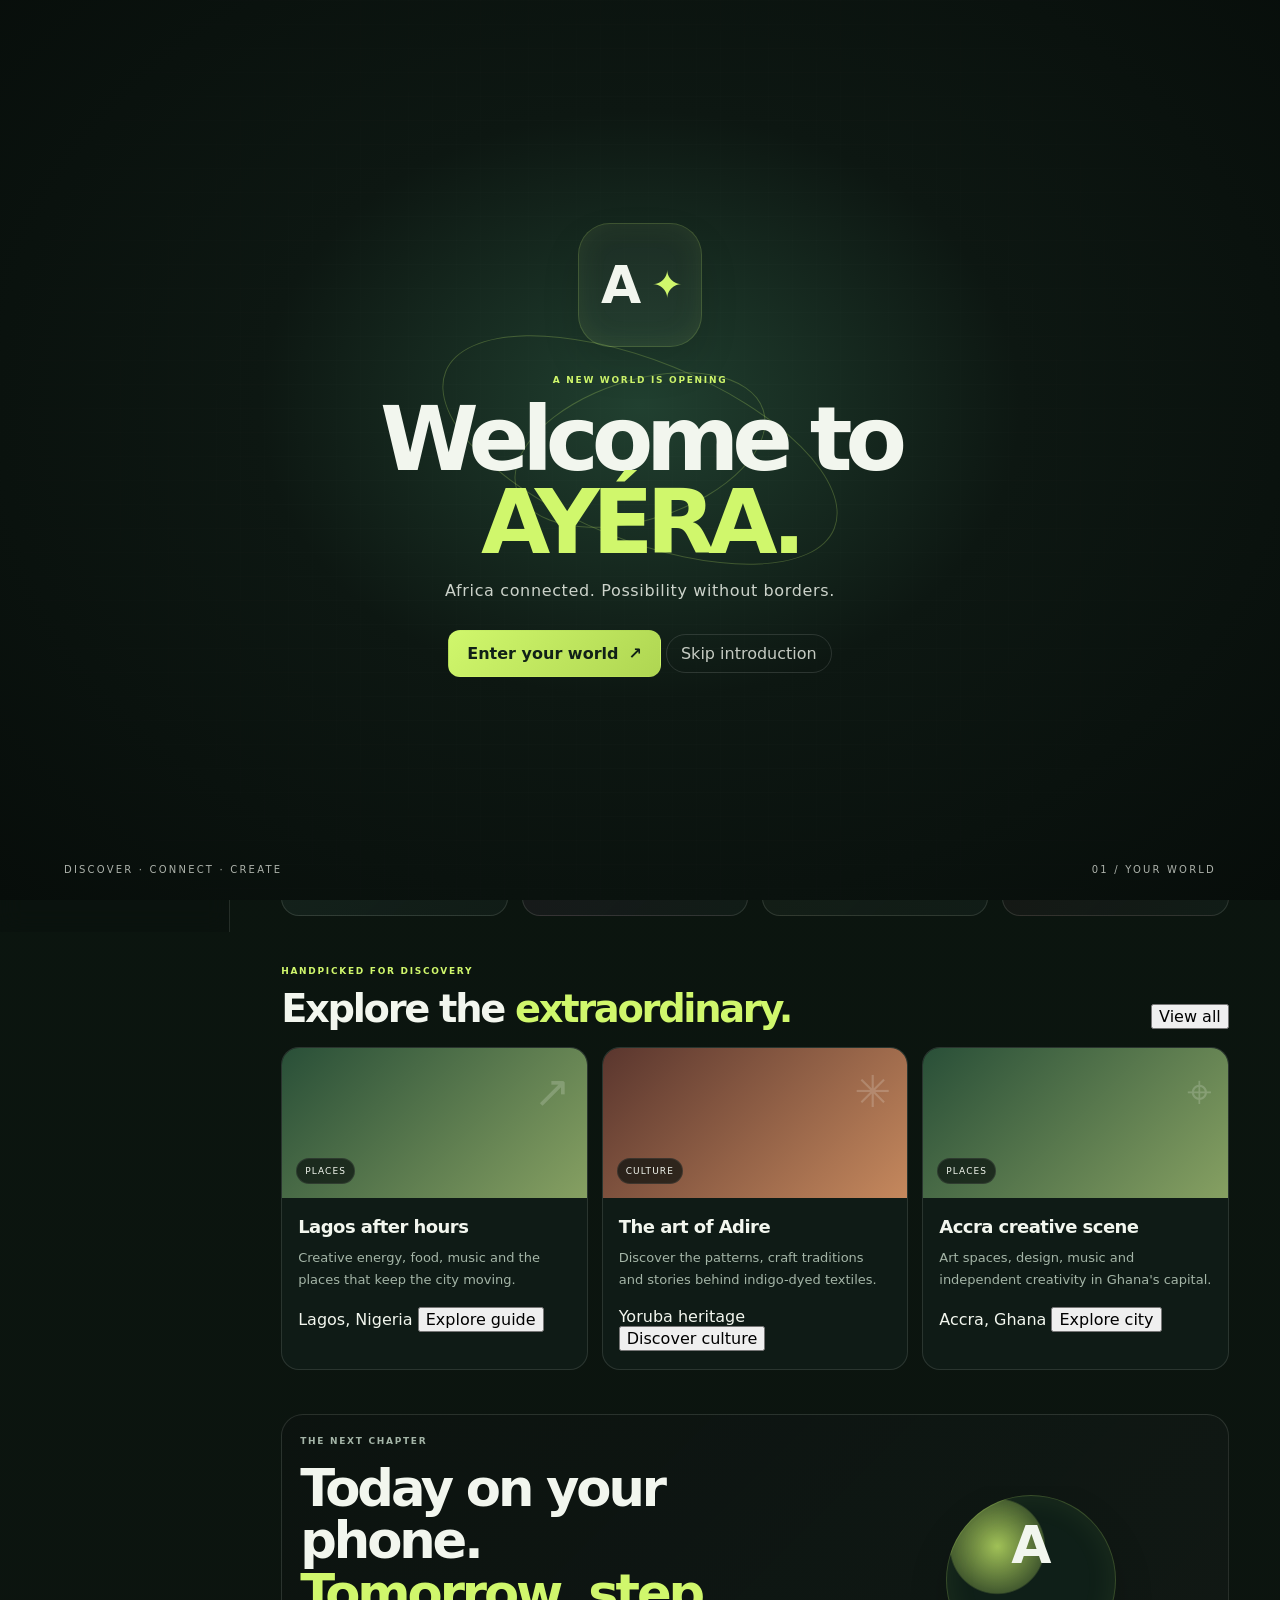
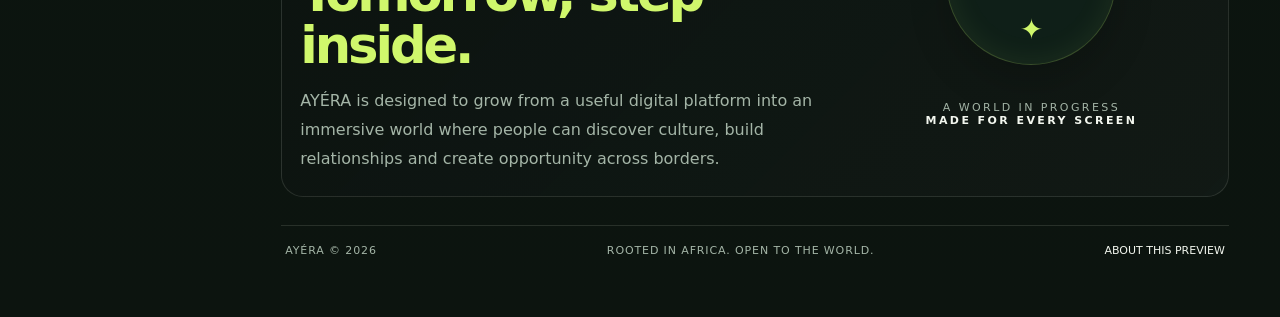
<file: index.html>
<!doctype html>
<html lang="en">
<head>
  <meta charset="utf-8">
  <meta name="viewport" content="width=device-width, initial-scale=1">
  <meta name="theme-color" content="#0a120e">
  <meta name="description" content="AYÉRA — a connected digital world for Africa. Discover, connect, create and grow.">
  <title>AYÉRA — Your Digital World</title>
  <link rel="stylesheet" href="styles.css">
</head>
<body>
  <div class="prototype-banner" role="note">Prototype preview • curated concept experience</div>

  <div class="intro" id="intro" aria-label="AYÉRA introduction">
    <div class="intro-grain"></div>
    <div class="intro-content">
      <div class="intro-symbol">A<span>✦</span></div>
      <p class="eyebrow">A NEW WORLD IS OPENING</p>
      <h1>Welcome to<br><em>AYÉRA.</em></h1>
      <p class="intro-line">Africa connected. Possibility without borders.</p>
      <button class="button button-lime" id="enterButton">Enter your world <span>↗</span></button>
      <button class="skip-intro" id="skipIntro">Skip introduction</button>
    </div>
    <div class="intro-orbit orbit-a"></div><div class="intro-orbit orbit-b"></div>
    <div class="intro-foot"><span>DISCOVER · CONNECT · CREATE</span><span>01 / YOUR WORLD</span></div>
  </div>

  <div class="app" id="app">
    <aside class="sidebar">
      <a class="brand" href="#home"><span class="brand-icon">A</span><span>AYÉRA<small>YOUR DIGITAL WORLD</small></span></a>
      <div class="side-label">YOUR SPACE</div>
      <button class="side-link active" data-view="home"><span>⌂</span> Home</button>
      <button class="side-link" data-view="discover"><span>⌕</span> Discover <i>NEW</i></button>
      <button class="side-link" data-view="connect"><span>◎</span> Connect</button>
      <button class="side-link" data-view="market"><span>◇</span> Marketplace</button>
      <button class="side-link" data-view="create"><span>✳</span> Create</button>
      <button class="side-link" data-view="opportunities"><span>↗</span> Opportunities</button>
      <div class="side-label side-label-lower">LOOKING AHEAD</div>
      <button class="side-link" data-view="world"><span>◉</span> Immersive world <small>SOON</small></button>
      <div class="sidebar-bottom">
        <div class="mini-profile"><div class="profile-avatar">Y</div><div><strong>Your AYÉRA</strong><small>Personal space</small></div><span>···</span></div>
        <p>Built for possibility.<br><span>Rooted in Africa.</span></p>
      </div>
    </aside>

    <main class="main-content">
      <header class="mobile-header">
        <a class="brand" href="#home"><span class="brand-icon">A</span><span>AYÉRA<small>YOUR DIGITAL WORLD</small></span></a>
        <button class="mobile-menu" id="mobileMenu" aria-label="Toggle navigation">☰</button>
      </header>
      <header class="topbar">
        <div><p class="date-label" id="dateLabel">YOUR WORLD, YOUR WAY</p><p class="topbar-title">Good things start <em>here.</em></p></div>
        <div class="top-actions"><button class="search-shortcut" id="topSearch">⌕ <span>Search AYÉRA</span><kbd>/</kbd></button><button class="notification-btn" id="notifications" aria-label="Notifications">◎</button></div>
      </header>

      <section class="view active-view" id="view-home">
        <section class="welcome-panel">
          <div class="welcome-copy"><p class="eyebrow"><span class="pulse"></span> YOUR DIGITAL AFRICA</p><h1>One world.<br><em>Many possibilities.</em></h1><p>Discover places, meet people, find opportunities and create something that belongs to the next chapter of Africa.</p><div class="welcome-actions"><button class="button button-lime" data-go="discover">Explore the world <span>↗</span></button><button class="button button-dark" data-go="create">Build something</button></div></div>
          <div class="welcome-visual" aria-label="Abstract digital globe illustration"><div class="planet-ring ring-1"></div><div class="planet-ring ring-2"></div><div class="planet"><span>AFRICA</span></div></div>
          <div class="welcome-foot"><span>DISCOVER WHAT'S OUT THERE</span><span>01 — 06 <b>● ○ ○ ○ ○ ○</b></span></div>
        </section>

        <section class="section-block">
          <div class="section-heading"><div><p class="eyebrow">YOUR STARTING POINT</p><h2>What brings you <em>here?</em></h2></div><p class="muted">Choose a path. The world is yours to explore.</p></div>
          <div class="service-grid">
            <button class="service-card service-discover" data-go="discover"><span class="service-icon">⌕</span><span class="service-arrow">↗</span><strong>Discover</strong><small>Places, culture and creative energy.</small></button>
            <button class="service-card service-connect" data-go="connect"><span class="service-icon">◎</span><span class="service-arrow">↗</span><strong>Connect</strong><small>People, communities and future conversations.</small></button>
            <button class="service-card service-market" data-go="market"><span class="service-icon">◇</span><span class="service-arrow">↗</span><strong>Marketplace</strong><small>Discover African businesses and makers.</small></button>
            <button class="service-card service-create" data-go="create"><span class="service-icon">✳</span><span class="service-arrow">↗</span><strong>Create</strong><small>Share stories, ideas and creative work.</small></button>
          </div>
        </section>

        <section class="section-block discover-preview" id="featured">
          <div class="section-heading"><div><p class="eyebrow">HANDPICKED FOR DISCOVERY</p><h2>Explore the <em>extraordinary.</em></h2></div><button class="text-button" data-go="discover">View all</button></div>
          <div class="feature-grid" id="featuredGrid"></div>
        </section>

        <section class="future-panel">
          <div class="future-copy"><p class="eyebrow">THE NEXT CHAPTER</p><h2>Today on your phone.<br><em>Tomorrow, step inside.</em></h2><p>AYÉRA is designed to grow from a useful digital platform into an immersive world where people can discover culture, build relationships and create opportunity across borders.</p></div>
          <div class="future-art"><div class="future-circle">A<span>✦</span></div><div class="future-caption">A WORLD IN PROGRESS<br><b>MADE FOR EVERY SCREEN</b></div></div>
        </section>
        <footer><span>AYÉRA © 2026</span><span>Rooted in Africa. Open to the world.</span><button id="aboutButton">About this preview</button></footer>
      </section>

      <section class="view" id="view-discover">
        <div class="page-intro"><p class="eyebrow">THE DISCOVERY HUB</p><h1>Find your next <em>something.</em></h1><p>Places, cultures, creators and ideas worth discovering.</p></div>
        <div class="large-search"><span>⌕</span><input id="discoverSearch" type="search" placeholder="Search places, culture, creators…" autocomplete="off"><kbd>/</kbd></div>
        <div class="filters" id="discoverFilters"><button class="filter active" data-filter="All">Everything</button><button class="filter" data-filter="Places">Places</button><button class="filter" data-filter="Culture">Culture</button><button class="filter" data-filter="Creators">Creators</button><button class="filter" data-filter="Stories">Stories</button><button class="filter" data-filter="Opportunities">Opportunities</button></div>
        <div class="feature-grid full-grid" id="discoverGrid"></div><p class="empty-state" id="discoverEmpty" hidden>No results found. Try a different search.</p>
      </section>

      <section class="view" id="view-connect">
        <div class="page-intro"><p class="eyebrow">PEOPLE & COMMUNITY</p><h1>Good things happen <em>together.</em></h1><p>A future home for shared interests, local communities and meaningful connection.</p></div>
        <div class="notice-panel"><span class="notice-icon">◎</span><div><strong>Connection is on the roadmap</strong><p>This preview shows the direction. Real profiles, following, chat and community features will be added in a later build.</p></div></div>
        <div class="community-grid"><article class="community-card"><span>✳</span><p class="eyebrow">CULTURE & CREATIVITY</p><h3>Creative Africa</h3><p>Artists, designers, storytellers and people building culture together.</p></article><article class="community-card"><span>◈</span><p class="eyebrow">THE INVISIBLE NETWORK</p><h3>Local communities</h3><p>Future communities that support shared interests and local discovery.</p></article><article class="community-card"><span>✦</span><p class="eyebrow">MOVEMENT</p><h3>Ideas in motion</h3><p>Conversation, collaboration and exchange across cities and communities.</p></article></div>
      </section>

      <section class="view" id="view-market">
        <div class="page-intro"><p class="eyebrow">TRADE & DISCOVER</p><h1>Ideas become <em>opportunity.</em></h1><p>A place to discover African businesses, independent makers and services.</p></div>
        <div class="market-hero"><div><p class="eyebrow">SUPPORT WHAT'S MADE HERE</p><h2>Meet the makers.<br><em>Find something meaningful.</em></h2><p>Explore a future marketplace built to help people discover independent goods, services and cultural work from across the continent.</p></div><div class="market-badge">Preview concept</div></div>
        <div class="section-heading compact-heading"><h2>Marketplace <em>categories</em></h2><span class="muted">Concept preview</span></div>
        <div class="category-grid"><button data-toast="Verified product listings will be added when marketplace services are connected."><span>◈</span><strong>Fashion & craft</strong><small>Textiles, design and handmade goods.</small></button><button data-toast="Local services and creator work are still being curated for this preview."><span>◎</span><strong>Services</strong><small>Design, media, learning and digital support.</small></button><button data-toast="Future commerce tools will be connected when the next product layer is ready."><span>◇</span><strong>Commerce</strong><small>Independent makers and community-backed products.</small></button></div>
      </section>

      <section class="view" id="view-create">
        <div class="page-intro"><p class="eyebrow">YOUR VOICE, YOUR VISION</p><h1>Make something <em>matter.</em></h1><p>AYÉRA should be a place where African creativity can be seen, shared and sustained.</p></div>
        <div class="create-grid"><div class="create-main"><span class="create-symbol">✳</span><p class="eyebrow">CREATOR STUDIO · CONCEPT</p><h2>Your next idea deserves <em>a place.</em></h2><p>Whether it is a piece of writing, a product, a visual story or a digital community, AYÉRA envisions a respectful home for creative expression.</p><button class="button button-lime" data-toast="Creator publishing tools are planned for a future build.">Start a concept</button></div><div class="create-side"><article><span>✦</span><h3>Storytelling</h3><p>Document culture, cities and lived experience.</p></article><article><span>◉</span><h3>Media</h3><p>Showcase photography, film, design and original work.</p></article><article><span>↗</span><h3>Growth</h3><p>Build audiences, collaborations and opportunities.</p></article></div></div>
      </section>

      <section class="view" id="view-opportunities">
        <div class="page-intro"><p class="eyebrow">LEARN · BUILD · GROW</p><h1>Open doors to <em>what's next.</em></h1><p>A future hub for learning, collaboration and business opportunities.</p></div>
        <div class="opportunity-grid"><article><span>↗</span><p class="eyebrow">SKILLS</p><h3>Digital skills</h3><p>Find learning paths to build confidence with modern digital tools.</p><button data-toast="Learning pathways and course listings are planned for the next build.">Explore</button></article><article><span>◎</span><p class="eyebrow">COMMUNITY</p><h3>Shared projects</h3><p>Find collaborators, creative communities and opportunity.</p><button data-toast="Community matching is planned for the next product layer.">Join the conversation</button></article><article><span>✳</span><p class="eyebrow">GROWTH</p><h3>Launch support</h3><p>Support makers, founders and creative teams from start to scale.</p><button data-toast="Business discovery and onboarding tools are still in the roadmap.">See roadmap</button></article></div>
      </section>

      <section class="view" id="view-world">
        <div class="page-intro"><p class="eyebrow">THE LONG-TERM VISION</p><h1>Don't just browse a world.<br><em>Step inside it.</em></h1><p>AYÉRA starts on screens people already own and can evolve into a richer digital environment over time.</p></div>
        <div class="world-roadmap"><div class="roadmap-stage active"><span>01</span><div><p class="eyebrow">NOW</p><h3>One connected digital hub</h3><p>Discovery, community concepts, creative tools and digital storytelling.</p></div></div><div class="roadmap-stage"><span>02</span><div><p class="eyebrow">NEXT</p><h3>Verified content and accounts</h3><p>Real creator profiles, trusted listings and secure participation.</p></div></div><div class="roadmap-stage"><span>03</span><div><p class="eyebrow">LATER</p><h3>Immersive experiences</h3><p>3D spaces, spatial discovery and richer participation on compatible devices.</p></div></div></div>
        <div class="notice-panel"><span class="notice-icon">◉</span><div><strong>VR is a direction, not a requirement.</strong><p>People should be able to participate through accessible devices, mobile screens and lightweight experiences first.</p></div></div>
      </section>
    </main>

    <nav class="mobile-nav" aria-label="Mobile navigation"><button class="active" data-view="home"><span>⌂</span>Home</button><button data-view="discover"><span>⌕</span>Discover</button><button data-view="connect"><span>◎</span>Connect</button><button data-view="market"><span>◇</span>Market</button><button data-view="create"><span>✳</span>Create</button></nav>
  </div>

  <div class="toast" id="toast" role="status" aria-live="polite"></div>
  <dialog id="aboutDialog"><div class="dialog-inner"><button class="dialog-close" id="closeDialog" aria-label="Close">×</button><p class="eyebrow">ABOUT THIS BUILD</p><h2>AYÉRA is a <em>prototype</em> for exploring an African digital world.</h2><p>This concept is meant to demonstrate a direction for discovery, connection, creative work and opportunity — not a live production platform. Verified listings, accounts and community systems are planned for later.</p><button class="button button-lime" id="dialogOkay">Understood</button></div></dialog>
  <script src="app.js"></script>
</body>
</html>
</file>
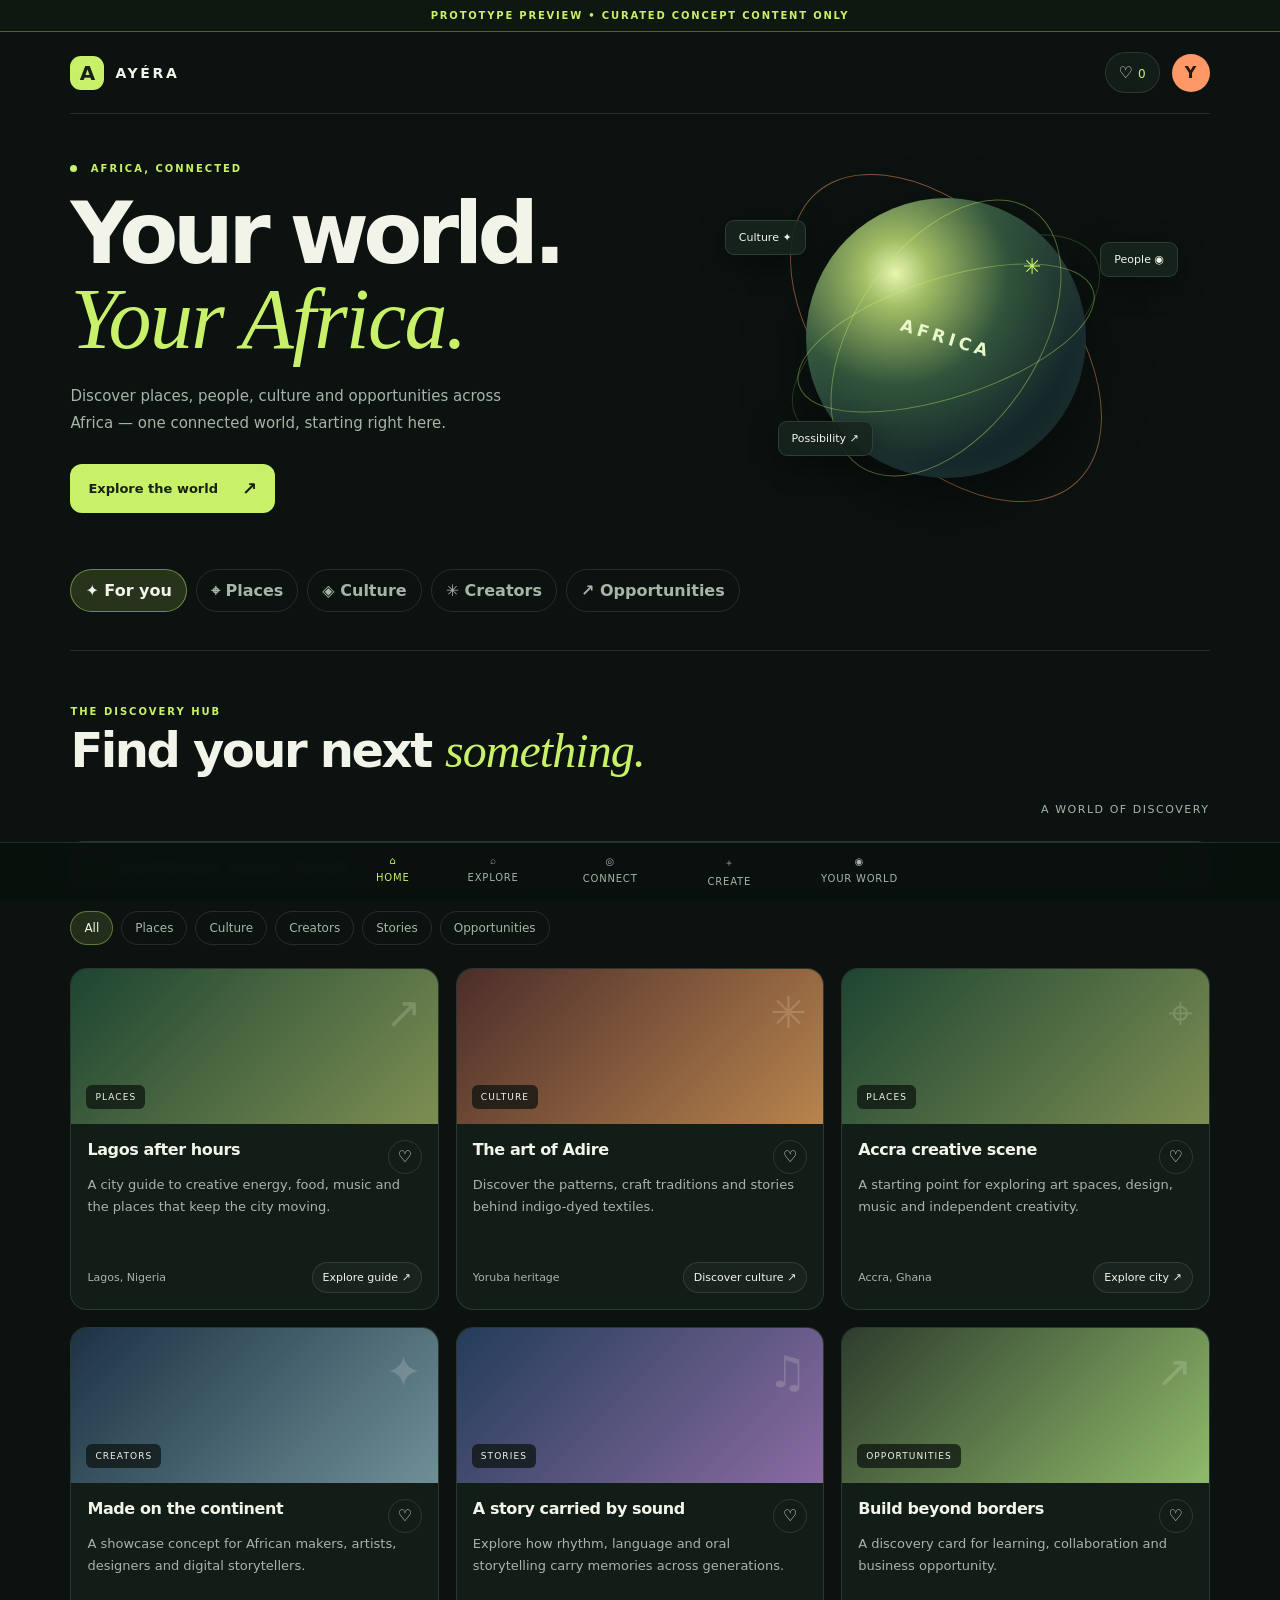
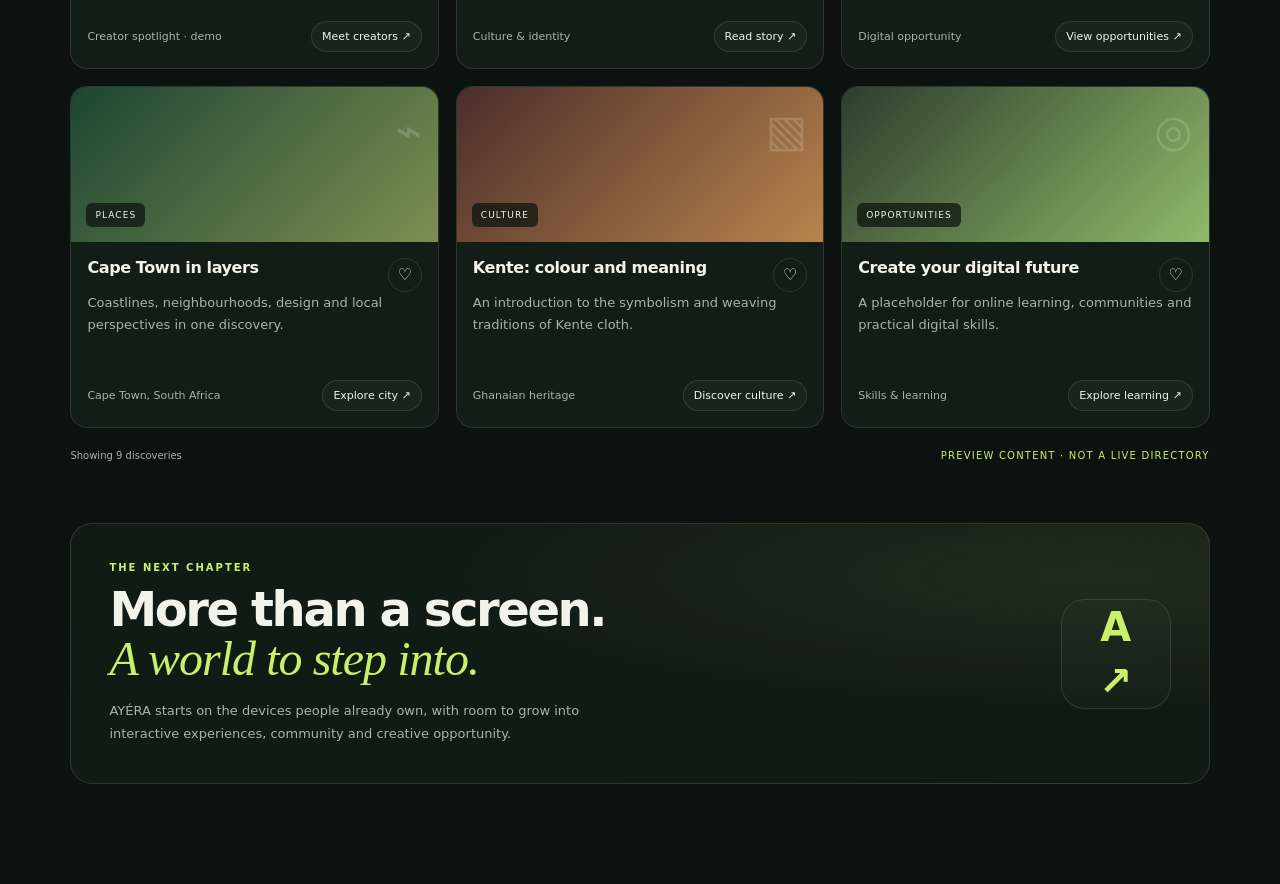
<file: ayéra-hub.html>
<!doctype html>
<html lang="en">
<head>
  <meta charset="utf-8">
  <meta name="viewport" content="width=device-width, initial-scale=1">
  <meta name="theme-color" content="#101b16">
  <title>AYÉRA — Discover Africa</title>
  <link rel="stylesheet" href="ayéra-hub.css">
</head>
<body>
  <div class="prototype-banner" role="note">Prototype preview • curated concept content only</div>

  <div class="app-shell">
    <header class="topbar">
      <a class="brand" href="#" aria-label="Ayera home">
        <span class="brand-mark">A</span><span>AYÉRA</span>
      </a>
      <div class="topbar-actions">
        <button class="icon-btn" id="savedToggle" aria-label="Show saved items" title="Saved items">♡ <span id="savedCount">0</span></button>
        <button class="avatar" aria-label="Your profile">Y</button>
      </div>
    </header>

    <main>
      <section class="hero">
        <div class="hero-copy">
          <p class="eyebrow"><span class="live-dot"></span> AFRICA, CONNECTED</p>
          <h1>Your world.<br><em>Your Africa.</em></h1>
          <p class="hero-subtitle">Discover places, people, culture and opportunities across Africa — one connected world, starting right here.</p>
          <a class="primary-btn" href="#discover">Explore the world <span aria-hidden="true">↗</span></a>
        </div>
        <div class="hero-art" aria-hidden="true">
          <div class="orbit orbit-one"></div><div class="orbit orbit-two"></div>
          <div class="globe"><span>AFRICA</span><i>✳</i></div>
          <span class="float-tag tag-one">Culture ✦</span>
          <span class="float-tag tag-two">People ◉</span>
          <span class="float-tag tag-three">Possibility ↗</span>
        </div>
      </section>

      <section class="quick-links" aria-label="Explore categories">
        <button class="quick-link active" data-category="All"><span>✦</span> For you</button>
        <button class="quick-link" data-category="Places"><span>⌖</span> Places</button>
        <button class="quick-link" data-category="Culture"><span>◈</span> Culture</button>
        <button class="quick-link" data-category="Creators"><span>✳</span> Creators</button>
        <button class="quick-link" data-category="Opportunities"><span>↗</span> Opportunities</button>
      </section>

      <section class="discover-section" id="discover">
        <div class="section-heading">
          <div><p class="eyebrow">THE DISCOVERY HUB</p><h2>Find your next <em>something.</em></h2></div>
          <span class="section-note">A world of discovery</span>
        </div>
        <label class="search-box">
          <span aria-hidden="true">⌕</span>
          <input id="searchInput" type="search" placeholder="Search places, culture, creators…" autocomplete="off">
          <kbd>/</kbd>
        </label>
        <div class="filter-row" id="filterRow" aria-label="Category filters">
          <button class="filter-chip selected" data-category="All">All</button>
          <button class="filter-chip" data-category="Places">Places</button>
          <button class="filter-chip" data-category="Culture">Culture</button>
          <button class="filter-chip" data-category="Creators">Creators</button>
          <button class="filter-chip" data-category="Stories">Stories</button>
          <button class="filter-chip" data-category="Opportunities">Opportunities</button>
        </div>
        <div class="content-grid" id="contentGrid" aria-live="polite"></div>
        <p class="empty-state" id="emptyState" hidden>No discoveries match that search yet. Try another word or category.</p>
        <div class="section-footer"><span id="resultCount">Showing discoveries</span><span class="demo-note">Preview content · not a live directory</span></div>
      </section>

      <section class="world-banner">
        <div><p class="eyebrow">THE NEXT CHAPTER</p><h2>More than a screen.<br><em>A world to step into.</em></h2><p>AYÉRA starts on the devices people already own, with room to grow into interactive experiences, community and creative opportunity.</p></div>
        <div class="world-symbol" aria-hidden="true">A<span>↗</span></div>
      </section>
    </main>

    <nav class="bottom-nav" aria-label="Main navigation">
      <a class="nav-item active" href="#"><span>⌂</span>Home</a>
      <a class="nav-item" href="#discover"><span>⌕</span>Explore</a>
      <button class="nav-item" id="connectButton"><span>◎</span>Connect</button>
      <button class="nav-item" id="createButton"><span>＋</span>Create</button>
      <button class="nav-item" id="worldButton"><span>◉</span>Your world</button>
    </nav>
  </div>

  <div class="toast" id="toast" role="status" aria-live="polite"></div>
  <script src="ayéra-hub.js"></script>
</body>
</html>
</file>
<file: styles.css>
:root {
  --bg: #08130f;
  --bg-2: #0d1b16;
  --panel: rgba(18, 28, 23, 0.9);
  --panel-strong: #111d18;
  --panel-alt: #15251e;
  --line: rgba(238, 246, 229, 0.12);
  --line-strong: rgba(200, 241, 105, 0.32);
  --text: #f2f6ee;
  --muted: #a4b5a7;
  --lime: #d0f76c;
  --lime-strong: #bfe65d;
  --orange: #ff9d6d;
  --purple: #b8abff;
  --shadow: 0 22px 45px rgba(0, 0, 0, 0.32);
  font-family: Inter, ui-sans-serif, system-ui, -apple-system, BlinkMacSystemFont, "Segoe UI", sans-serif;
}

* { box-sizing: border-box; }
html { scroll-behavior: smooth; }
body {
  margin: 0;
  min-height: 100vh;
  background: radial-gradient(circle at top, rgba(35, 65, 48, 0.52), transparent 28%),
              linear-gradient(180deg, var(--bg) 0%, #0b150f 42%, #0c140f 100%);
  color: var(--text);
  -webkit-font-smoothing: antialiased;
  text-rendering: optimizeLegibility;
}
button, input, a { font: inherit; }
button { cursor: pointer; }
a { color: inherit; text-decoration: none; }
img { max-width: 100%; display: block; }

.prototype-banner {
  position: sticky;
  top: 0;
  z-index: 30;
  padding: 10px 16px;
  text-align: center;
  background: rgba(10, 16, 14, 0.8);
  border-bottom: 1px solid rgba(200, 241, 105, 0.3);
  backdrop-filter: blur(18px);
  color: var(--lime);
  font-size: 10px;
  font-weight: 800;
  letter-spacing: 0.18em;
  text-transform: uppercase;
}

.eyebrow {
  font-size: 9px;
  font-weight: 850;
  letter-spacing: .19em;
  color: var(--lime);
  margin: 0 0 13px;
  text-transform: uppercase;
}
.muted { color: var(--muted); font-size: 12px; line-height: 1.7; }
.button {
  display: inline-flex; align-items: center; justify-content: center; gap: 10px;
  border: 1px solid transparent; border-radius: 12px; padding: 13px 18px; font-weight: 800;
  transition: transform .2s ease, box-shadow .2s ease, border-color .2s ease;
}
.button:hover, .service-card:hover, .feature-card:hover, .community-card:hover, .category-grid button:hover, .opportunity-grid article:hover, .create-side article:hover, .roadmap-stage:hover {
  transform: translateY(-2px);
  box-shadow: 0 18px 35px rgba(0,0,0,.22);
}
.button-lime { background: linear-gradient(135deg, var(--lime) 0%, #afd652 100%); color: #112117; }
.button-dark { background: rgba(255,255,255,0.04); border-color: var(--line); color: var(--text); }

.intro {
  position: fixed; inset: 0; z-index: 100;
  display: flex; align-items: center; justify-content: center; overflow: hidden;
  background: radial-gradient(ellipse at 50% 45%, #214030 0%, #0d1712 42%, #070d0a 100%);
  transition: opacity .4s ease, visibility .4s ease;
}
.intro.is-hidden { opacity: 0; visibility: hidden; pointer-events: none; }
.intro-grain {
  position: absolute; inset: 0;
  background-image: linear-gradient(rgba(255,255,255,.03) 1px, transparent 1px), linear-gradient(90deg, rgba(255,255,255,.02) 1px, transparent 1px);
  background-size: 24px 24px;
  mask-image: radial-gradient(circle at center, black 35%, transparent 100%);
  opacity: .35;
}
.intro-content { position: relative; z-index: 1; text-align: center; max-width: 620px; padding: 32px 22px; }
.intro-symbol {
  display: inline-flex; align-items: center; justify-content: center; gap: 14px;
  width: 124px; height: 124px; margin: 0 auto 28px; border-radius: 32px; position: relative;
  background: rgba(255,255,255,0.03); border: 1px solid rgba(200,241,105,0.2);
  box-shadow: inset 0 0 30px rgba(200,241,105,.08), 0 18px 38px rgba(0,0,0,.12);
  font-size: 52px; font-weight: 800; letter-spacing: -.08em;
}
.intro-symbol span { color: var(--lime); font-size: 38px; }
.intro h1 { margin: 0 0 18px; font-size: clamp(52px, 7vw, 90px); line-height: .92; letter-spacing: -.08em; }
.intro h1 em { color: var(--lime); font-style: normal; }
.intro-line { color: rgba(242,246,238,.83); font-size: 16px; letter-spacing: .04em; }
.skip-intro { margin-top: 18px; border: 1px solid rgba(255,255,255,.12); background: transparent; color: rgba(242,246,238,.8); border-radius: 999px; padding: 9px 14px; }
.intro-orbit {
  position: absolute; width: min(46vw, 420px); height: min(22vw, 180px); border: 1px solid rgba(200,241,105,.24); border-radius: 50%;
  animation: floatOrbit 16s ease-in-out infinite alternate;
}
.orbit-a { transform: rotate(22deg); }
.orbit-b { width: min(30vw, 260px); height: min(16vw, 140px); transform: rotate(-18deg); }
.intro-foot { position: absolute; left: 0; right: 0; bottom: 25px; display: flex; justify-content: space-between; padding: 0 5vw; color: rgba(242,246,238,.7); font-size: 10px; letter-spacing: .22em; text-transform: uppercase; }

.app {
  display: grid; grid-template-columns: 230px minmax(0, 1fr);
  min-height: 100vh; max-width: 1600px; margin: auto; position: relative;
}
.sidebar {
  position: sticky; top: 0; height: 100vh; padding: 28px 16px 18px; border-right: 1px solid var(--line);
  background: rgba(11, 18, 15, 0.72); backdrop-filter: blur(12px);
}
.brand { display: flex; align-items: center; gap: 12px; color: var(--text); }
.brand-icon {
  display: grid; place-items: center; width: 32px; height: 32px; border-radius: 11px;
  background: linear-gradient(135deg, var(--lime) 0%, var(--lime-strong) 100%); color: #122117; font-weight: 900;
}
.brand span { display: inline-flex; flex-direction: column; }
.brand small { color: var(--muted); font-size: 8px; letter-spacing: .12em; }
.side-label { margin: 26px 0 12px; color: rgba(242,246,238,.52); font-size: 9px; letter-spacing: .2em; text-transform: uppercase; }
.side-label-lower { margin-top: 28px; }
.side-link {
  width: 100%; display: flex; align-items: center; gap: 10px; margin-bottom: 8px; padding: 10px 10px 10px 12px;
  border: 1px solid transparent; border-radius: 12px; background: transparent; color: var(--text); text-align: left;
  transition: border-color .2s ease, background .2s ease, transform .2s ease;
}
.side-link span { font-size: 18px; }
.side-link i { font-style: normal; color: var(--lime); font-size: 9px; margin-left: auto; }
.side-link small { font-size: 9px; color: var(--muted); margin-left: auto; }
.side-link.active {
  background: linear-gradient(135deg, rgba(200,241,105,.12), rgba(255,255,255,.02));
  border-color: rgba(200,241,105,.2);
}
.sidebar-bottom {
  margin-top: 38px; padding-top: 18px; border-top: 1px solid var(--line);
}
.mini-profile {
  display: grid; grid-template-columns: 38px 1fr auto; align-items: center; gap: 10px; padding: 6px 0 10px;
}
.profile-avatar {
  display: grid; place-items: center; width: 38px; height: 38px; border-radius: 12px; background: linear-gradient(135deg, var(--orange), #d77d4d); color: #1a140d; font-weight: 800;
}
.mini-profile strong { font-size: 13px; }
.mini-profile small { display: block; color: var(--muted); font-size: 9px; }
.sidebar-bottom p { color: var(--muted); font-size: 12px; line-height: 1.7; margin: 10px 0 0; }
.sidebar-bottom p span { color: var(--text); }

.main-content { min-width: 0; padding: 0 clamp(22px, 4vw, 60px) 60px; }
.topbar {
  height: 104px; display: flex; align-items: center; justify-content: space-between; gap: 20px; border-bottom: 1px solid var(--line);
}
.date-label { margin: 0; color: var(--muted); font-size: 10px; letter-spacing: .2em; text-transform: uppercase; }
.topbar-title { margin: 6px 0 0; font-size: clamp(20px, 2vw, 30px); letter-spacing: -.05em; }
.topbar-title em { color: var(--lime); font-style: normal; }
.top-actions { display: flex; align-items: center; gap: 12px; }
.search-shortcut, .notification-btn {
  display: inline-flex; align-items: center; gap: 8px; padding: 10px 14px; border-radius: 999px; border: 1px solid var(--line); background: rgba(255,255,255,.02); color: var(--text);
}
.search-shortcut span { color: var(--muted); }
.search-shortcut kbd, .large-search kbd {
  display: inline-block; min-width: 20px; padding: 4px 6px; border: 1px solid var(--line); border-radius: 8px; background: rgba(255,255,255,.02); color: var(--muted); font-size: 9px; text-align: center;
}

.view { display: none; animation: fadeIn .35s ease; }
.view.active-view { display: block; }
.welcome-panel {
  position: relative; margin-top: 26px; min-height: 360px; display: grid; grid-template-columns: 1fr .8fr; align-items: center; gap: 14px;
  padding: 20px 20px 10px; border: 1px solid var(--line); border-radius: 24px; background: linear-gradient(135deg, rgba(18,30,25,0.82), rgba(17,27,24,0.88));
  box-shadow: var(--shadow);
}
.welcome-copy { position: relative; z-index: 1; }
.welcome-copy h1 { margin: 0 0 18px; font-size: clamp(48px, 5vw, 78px); line-height: .92; letter-spacing: -.08em; }
.welcome-copy h1 em { color: var(--lime); font-style: normal; }
.welcome-copy p { max-width: 600px; color: var(--muted); line-height: 1.8; font-size: 15px; }
.welcome-actions { display: flex; flex-wrap: wrap; gap: 12px; margin-top: 20px; }
.welcome-visual { position: relative; min-height: 280px; display: grid; place-items: center; }
.planet {
  position: relative; width: min(260px, 55vw); aspect-ratio: 1; border-radius: 50%; display: grid; place-items: center;
  background: radial-gradient(circle at 32% 27%, #f3f7d3 0%, #c0d46c 12%, #3d6749 36%, #162b2d 72%, #0d1713 100%);
  border: 1px solid rgba(200,241,105,.22); box-shadow: inset 0 0 40px rgba(255,255,255,.08), 0 30px 48px rgba(0,0,0,.28);
}
.planet::before, .planet::after { content: ""; position: absolute; inset: 18%; border: 1px solid rgba(200,241,105,.26); border-radius: 50%; }
.planet::after { inset: -11%; border-color: rgba(200,241,105,.14); }
.planet span { font-size: 14px; letter-spacing: .4em; font-weight: 900; transform: rotate(17deg); color: rgba(242,246,238,.82); }
.planet-ring {
  position: absolute; border-radius: 50%; border: 1px solid rgba(200,241,105,.18);
  transform: rotate(16deg);
}
.ring-1 { width: 300px; height: 170px; }
.ring-2 { width: 350px; height: 220px; transform: rotate(-22deg); border-color: rgba(255,157,109,.24); }
.welcome-foot {
  grid-column: 1 / -1; display: flex; align-items: center; justify-content: space-between; gap: 20px; padding-top: 16px; border-top: 1px solid var(--line);
  color: var(--muted); font-size: 10px; letter-spacing: .15em; text-transform: uppercase;
}
.welcome-foot b { color: var(--lime); font-weight: 800; }

.section-block { margin-top: 44px; }
.section-heading {
  display: flex; align-items: end; justify-content: space-between; gap: 20px; margin-bottom: 18px;
}
.section-heading h2 { margin: 0; font-size: clamp(27px, 3vw, 44px); line-height: 1.05; letter-spacing: -.06em; }
.section-heading h2 em { font-style: normal; color: var(--lime); }

.service-grid {
  display: grid; grid-template-columns: repeat(4, minmax(0, 1fr)); gap: 14px;
}
.service-card {
  position: relative; display: flex; flex-direction: column; align-items: flex-start; min-height: 172px; padding: 18px 16px 16px; border: 1px solid var(--line); border-radius: 18px; background: rgba(17,29,24,.82); text-align: left; overflow: hidden; transition: transform .2s ease, border-color .2s ease, box-shadow .2s ease;
}
.service-card::before { content: ""; position: absolute; inset: 0 0 auto 0; height: 4px; background: linear-gradient(90deg, var(--lime), rgba(200,241,105,0)); }
.service-card.service-discover { background: linear-gradient(135deg, rgba(26,41,34,.78), rgba(17,29,24,.9)); }
.service-card.service-connect { background: linear-gradient(135deg, rgba(34,26,33,.78), rgba(17,29,24,.9)); }
.service-card.service-market { background: linear-gradient(135deg, rgba(26,35,25,.78), rgba(17,29,24,.9)); }
.service-card.service-create { background: linear-gradient(135deg, rgba(30,23,22,.78), rgba(17,29,24,.9)); }
.service-icon { display: grid; place-items: center; width: 42px; height: 42px; border-radius: 12px; background: rgba(255,255,255,.04); border: 1px solid var(--line); font-size: 22px; }
.service-arrow { margin-left: auto; font-size: 18px; color: var(--lime); }
.service-card strong { margin-top: 26px; font-size: 18px; letter-spacing: -.04em; }
.service-card small { margin-top: 10px; color: var(--muted); line-height: 1.6; }

.discover-preview { padding-top: 6px; }
.feature-grid { display: grid; grid-template-columns: repeat(3, minmax(0, 1fr)); gap: 14px; }
.feature-card {
  border: 1px solid var(--line); background: rgba(17,29,24,.85); border-radius: 18px; overflow: hidden; transition: transform .2s ease, border-color .2s ease, box-shadow .2s ease;
}
.feature-art {
  position: relative; display: flex; align-items: flex-end; padding: 14px; min-height: 150px; overflow: hidden; background: linear-gradient(135deg, #294f38, #7d8e52);
}
.feature-art::before { content: attr(data-symbol); position: absolute; right: 16px; top: 18px; font-size: 44px; opacity: .2; }
.feature-art.city { background: linear-gradient(135deg, #294f38, #86a062); }
.feature-art.culture { background: linear-gradient(135deg, #5a362e, #c5885d); }
.feature-art.creator { background: linear-gradient(135deg, #1d3551, #76a0b8); }
.feature-art.story { background: linear-gradient(135deg, #243d5a, #8b7bb6); }
.feature-art.opportunity { background: linear-gradient(135deg, #34533e, #a6c86c); }
.feature-tag { position: relative; z-index: 1; display: inline-block; padding: 7px 8px; border-radius: 999px; background: rgba(9,16,13,.7); border: 1px solid rgba(255,255,255,.08); font-size: 9px; letter-spacing: .12em; text-transform: uppercase; }
.feature-body { padding: 18px 16px 18px; }
.feature-body h3 { margin: 0 0 10px; font-size: 18px; letter-spacing: -.03em; }
.feature-body p { margin: 0 0 16px; color: var(--muted); line-height: 1.7; font-size: 13px; }
.feature-meta { display: flex; align-items: center; justify-content: space-between; gap: 12px; color: var(--muted); font-size: 11px; }
.feature-meta button {
  border: 1px solid var(--line); border-radius: 999px; background: rgba(255,255,255,.02); color: var(--text); padding: 7px 10px;
}

.future-panel {
  display: grid; grid-template-columns: 1.2fr .8fr; align-items: center; gap: 18px; margin-top: 44px; padding: 18px 18px 6px;
  border: 1px solid var(--line); border-radius: 22px; background: linear-gradient(135deg, rgba(12, 19, 16, 0.9), rgba(19, 27, 23, 0.8));
}
.future-copy h2 { margin: 0 0 12px; font-size: clamp(35px, 4vw, 54px); line-height: 1.02; letter-spacing: -.06em; }
.future-copy h2 em { color: var(--lime); font-style: normal; }
.future-copy p { color: var(--muted); max-width: 620px; line-height: 1.8; }
.future-art {
  display: grid; place-items: center; min-height: 250px; position: relative; overflow: hidden;
}
.future-circle {
  position: relative; display: grid; place-items: center; width: 170px; height: 170px; border-radius: 50%; background: radial-gradient(circle at 30% 30%, rgba(209,247,108,.75), rgba(200,241,105,.28) 28%, rgba(0,0,0,0) 29%), #0f1f18; border: 1px solid rgba(200,241,105,.22);
  box-shadow: inset 0 0 30px rgba(200,241,105,.08), 0 18px 38px rgba(0,0,0,.18);
  font-size: 52px; font-weight: 700;
}
.future-circle span { color: var(--lime); font-size: 28px; }
.future-caption { margin-top: 18px; color: var(--muted); font-size: 11px; letter-spacing: .22em; text-transform: uppercase; text-align: center; }
.future-caption b { color: var(--text); }
footer {
  display: flex; align-items: center; justify-content: space-between; gap: 14px; margin-top: 28px; padding: 18px 4px 0; color: var(--muted); font-size: 11px; letter-spacing: .08em; text-transform: uppercase;
  border-top: 1px solid var(--line);
}
footer button { border: none; background: transparent; padding: 0; color: var(--text); text-transform: uppercase; }

.page-intro { padding: 48px 0 25px; }
.page-intro h1 { margin: 0 0 15px; font-size: clamp(37px, 5vw, 62px); line-height: .98; letter-spacing: -.07em; }
.page-intro h1 em { color: var(--lime); font-style: normal; }
.page-intro > p:last-child { color: var(--muted); font-size: 12px; line-height: 1.8; }
.large-search {
  display: flex; align-items: center; gap: 12px; padding: 0 16px; height: 58px; border: 1px solid var(--line); border-radius: 16px; background: rgba(17,29,24,.82);
}
.large-search input { flex: 1; background: transparent; border: none; outline: none; color: var(--text); font-size: 16px; }
.large-search input::placeholder { color: var(--muted); }
.filters { display: flex; gap: 10px; flex-wrap: wrap; margin-top: 18px; }
.filter {
  padding: 9px 13px; border: 1px solid var(--line); border-radius: 999px; background: rgba(255,255,255,.02); color: var(--muted); transition: border-color .2s ease, background .2s ease;
}
.filter.active { background: rgba(200,241,105,.12); border-color: rgba(200,241,105,.32); color: var(--text); }
.empty-state { margin-top: 20px; color: var(--muted); padding: 16px 0; }

.notice-panel,
.market-hero,
.create-grid,
.opportunity-grid,
.world-roadmap,
.community-grid,
.category-grid {
  border: 1px solid var(--line); border-radius: 18px; background: rgba(17,29,24,.82);
}
.notice-panel { display: flex; align-items: center; gap: 14px; padding: 16px 18px; }
.notice-icon { display: grid; place-items: center; width: 42px; height: 42px; border-radius: 12px; background: rgba(200,241,105,.12); color: var(--lime); border: 1px solid rgba(200,241,105,.24); }
.notice-panel strong { display: block; margin-bottom: 8px; }
.notice-panel p { margin: 0; color: var(--muted); line-height: 1.7; }

.community-grid, .category-grid, .opportunity-grid { display: grid; grid-template-columns: repeat(3, minmax(0, 1fr)); gap: 14px; margin-top: 18px; }
.community-card, .category-grid button, .opportunity-grid article, .create-side article {
  padding: 18px; border: 1px solid var(--line); border-radius: 18px; background: rgba(17,29,24,.82); text-align: left; transition: transform .2s ease, border-color .2s ease, box-shadow .2s ease;
}
.community-card span, .create-side article span, .opportunity-grid article span { display: inline-grid; place-items: center; width: 38px; height: 38px; border-radius: 12px; background: rgba(200,241,105,.08); border: 1px solid rgba(200,241,105,.18); color: var(--lime); }
.community-card h3, .opportunity-grid article h3, .create-side article h3 { margin: 16px 0 12px; }
.community-card p, .opportunity-grid article p, .create-side article p { margin: 0; color: var(--muted); line-height: 1.7; }
.category-grid button { width: 100%; }
.category-grid button span { display: block; font-size: 22px; margin-bottom: 10px; }
.category-grid button strong { display: block; margin-bottom: 8px; }
.category-grid button small { color: var(--muted); line-height: 1.6; }

.market-hero { display: flex; align-items: center; justify-content: space-between; gap: 16px; padding: 22px 20px; }
.market-hero h2 { margin: 0 0 12px; font-size: clamp(26px, 3vw, 46px); line-height: 1.03; letter-spacing: -.06em; }
.market-hero h2 em { font-style: normal; color: var(--lime); }
.market-hero p { margin: 0; color: var(--muted); line-height: 1.8; }
.market-badge { padding: 10px 12px; border-radius: 999px; border: 1px solid rgba(200,241,105,.24); background: rgba(200,241,105,.08); color: var(--lime); font-size: 10px; letter-spacing: .18em; text-transform: uppercase; }

.create-grid { display: grid; grid-template-columns: 1.4fr .9fr; gap: 16px; padding: 18px; }
.create-main { padding: 18px; border-radius: 16px; background: linear-gradient(135deg, rgba(29,43,34,.82), rgba(17,29,24,.9)); }
.create-main .eyebrow { margin-bottom: 12px; }
.create-main h2 { margin: 0 0 12px; font-size: clamp(32px, 4vw, 48px); letter-spacing: -.06em; line-height: 1.02; }
.create-main h2 em { color: var(--lime); font-style: normal; }
.create-main p { margin: 0 0 18px; color: var(--muted); line-height: 1.8; }
.create-symbol { display: inline-grid; place-items: center; width: 44px; height: 44px; border-radius: 14px; background: rgba(200,241,105,.1); border: 1px solid rgba(200,241,105,.18); color: var(--lime); font-size: 22px; }
.create-side { display: grid; gap: 12px; }

.opportunity-grid article { padding: 18px; }
.opportunity-grid article button { margin-top: 18px; width: 100%; border: 1px solid var(--line); background: rgba(255,255,255,.02); color: var(--text); border-radius: 12px; padding: 10px 14px; }

.world-roadmap { display: grid; gap: 12px; padding: 18px; margin-top: 20px; }
.roadmap-stage {
  display: grid; grid-template-columns: 60px 1fr; gap: 16px; align-items: start; padding: 18px; border: 1px solid var(--line); border-radius: 16px; background: rgba(255,255,255,.02);
}
.roadmap-stage span { display: grid; place-items: center; width: 52px; height: 52px; border-radius: 16px; background: rgba(200,241,105,.1); border: 1px solid rgba(200,241,105,.2); color: var(--lime); font-weight: 800; }
.roadmap-stage.active { border-color: rgba(200,241,105,.24); background: rgba(200,241,105,.04); }
.roadmap-stage h3 { margin: 0 0 8px; }
.roadmap-stage p { margin: 0; color: var(--muted); line-height: 1.7; }

.mobile-header { display: none; }
.mobile-nav { display: none; }

@keyframes fadeIn { from { opacity: .3; transform: translateY(6px); } to { opacity: 1; transform: translateY(0); } }
@keyframes floatOrbit { 0% { transform: rotate(20deg) translateY(0); } 100% { transform: rotate(-18deg) translateY(-10px); } }

@media (max-width: 1050px) {
  .app { grid-template-columns: 195px minmax(0, 1fr); }
  .sidebar { padding-inline: 12px; }
  .main-content { padding-inline: 25px; }
  .service-grid { grid-template-columns: repeat(2, minmax(0, 1fr)); }
  .feature-grid, .community-grid, .category-grid, .opportunity-grid { grid-template-columns: repeat(2, minmax(0, 1fr)); }
}

@media (max-width: 760px) {
  .app { display: block; padding-bottom: 76px; }
  .sidebar { display: none; }
  .mobile-header { display: flex; align-items: center; justify-content: space-between; padding: 18px 0; border-bottom: 1px solid var(--line); }
  .brand small { font-size: 7px; }
  .main-content { padding-inline: 16px; }
  .topbar { display: none; }
  .welcome-panel, .future-panel, .create-grid { grid-template-columns: 1fr; }
  .service-grid, .feature-grid, .community-grid, .category-grid, .opportunity-grid { grid-template-columns: 1fr; }
  .welcome-foot, .section-heading, .market-hero, footer { flex-direction: column; align-items: flex-start; }
  .mobile-nav {
    position: fixed; left: 10px; right: 10px; bottom: 10px; z-index: 20; display: grid; grid-template-columns: repeat(5, minmax(0, 1fr)); gap: 8px; padding: 10px 8px; border: 1px solid var(--line); border-radius: 18px; background: rgba(13,20,17,.92); backdrop-filter: blur(12px);
  }
  .mobile-nav button {
    display: flex; flex-direction: column; align-items: center; gap: 4px; padding: 8px 6px; border: none; background: transparent; color: var(--muted); font-size: 9px; text-transform: uppercase; letter-spacing: .08em; border-radius: 10px;
  }
  .mobile-nav button.active { background: rgba(200,241,105,.12); color: var(--text); }
}

@media (max-width: 390px) {
  .topbar-title { font-size: 15px; }
  .top-actions { gap: 4px; }
  .search-shortcut { font-size: 12px; }
  .welcome-copy h1 { font-size: 37px; }
  .button { padding: 11px 14px; font-size: 12px; }
  .service-card { min-height: 150px; }
}
</file>
<file: ayéra-hub.css>
:root {
  --bg:#0b120f;
  --panel:#121d17;
  --panel-2:#17251d;
  --line:rgba(236,245,226,.12);
  --text:#f2f4e9;
  --muted:#a8b4a7;
  --lime:#c8f169;
  --orange:#ff9865;
  --radius:22px;
  font-family: Inter, ui-sans-serif, system-ui, -apple-system, BlinkMacSystemFont, "Segoe UI", sans-serif;
}

* { box-sizing: border-box; }
html { scroll-behavior: smooth; }
body {
  margin: 0;
  background: var(--bg);
  color: var(--text);
}
button, input, a { font: inherit; }
button { cursor: pointer; }
a { color: inherit; text-decoration: none; }

.prototype-banner {
  position: sticky;
  top: 0;
  z-index: 20;
  text-align: center;
  padding: 10px 16px;
  border-bottom: 1px solid rgba(200, 241, 105, 0.35);
  background: rgba(16, 24, 18, 0.96);
  color: var(--lime);
  font-size: 10px;
  font-weight: 800;
  letter-spacing: 0.18em;
  text-transform: uppercase;
}

.app-shell { max-width: 1440px; margin: auto; padding: 0 5.5% 100px; }
.topbar { height: 82px; display: flex; align-items: center; justify-content: space-between; border-bottom: 1px solid var(--line); }
.brand { display: flex; align-items: center; gap: 11px; font-weight: 850; letter-spacing: .19em; font-size: 14px; }
.brand-mark { display: grid; place-items: center; width: 34px; height: 34px; border-radius: 11px; background: var(--lime); color: #172115; font-size: 20px; letter-spacing: 0; }
.topbar-actions { display: flex; align-items: center; gap: 12px; }
.icon-btn, .avatar { border: 1px solid var(--line); background: var(--panel); color: var(--text); border-radius: 50px; padding: 10px 13px; }
.icon-btn span { color: var(--lime); font-size: 12px; }
.avatar { width: 38px; height: 38px; padding: 0; background: var(--orange); color: #27180f; border: 0; font-weight: 800; }
.hero { display: grid; grid-template-columns: 1.05fr .95fr; align-items: center; min-height: 440px; padding: 48px 0 40px; gap: 30px; overflow: hidden; }
.eyebrow { font-size: 10px; letter-spacing: .2em; font-weight: 800; color: var(--lime); margin: 0 0 17px; }
.live-dot { display: inline-block; width: 7px; height: 7px; background: var(--lime); border-radius: 50%; margin-right: 8px; }
h1, h2, p { margin-top: 0; }
h1 { font-size: clamp(48px, 7vw, 86px); line-height: .98; letter-spacing: -.065em; margin-bottom: 22px; }
h1 em, h2 em { font-family: Georgia, serif; font-weight: 400; color: var(--lime); letter-spacing: -.02em; }
.hero-subtitle { max-width: 470px; color: var(--muted); font-size: 15px; line-height: 1.8; margin-bottom: 27px; }
.primary-btn { display: inline-flex; align-items: center; gap: 24px; background: var(--lime); color: #172115; padding: 14px 18px; border-radius: 12px; font-weight: 800; font-size: 13px; }
.primary-btn span { font-size: 18px; }
.hero-art { min-height: 320px; position: relative; display: grid; place-items: center; }
.globe { width: min(280px, 65vw); aspect-ratio: 1; border-radius: 50%; display: grid; place-items: center; position: relative; background: radial-gradient(circle at 32% 27%, #e6f6b0 0, #a2bd65 12%, #31543b 40%, #14272a 70%, #0c1e1c 100%); box-shadow: inset 0 0 30px rgba(255,255,255,.06), 0 24px 65px rgba(0,0,0,.35); }
.globe:before, .globe:after { content: ""; position: absolute; border: 1px solid #c8f16966; border-radius: 50%; width: 65%; height: 110%; transform: rotate(34deg); }
.globe:after { width: 110%; height: 42%; transform: rotate(-18deg); }
.globe span { font-size: 17px; letter-spacing: .24em; font-weight: 900; transform: rotate(17deg); color: #eaf8c9; }
.globe i { position: absolute; right: 16%; top: 20%; font-size: 22px; color: var(--lime); font-style: normal; }
.orbit { position: absolute; border: 1px solid #c8f16933; border-radius: 50%; width: 340px; height: 150px; transform: rotate(-28deg); }
.orbit-two { width: 390px; height: 230px; transform: rotate(48deg); border-color: #ff986580; }
.float-tag { position: absolute; background: #17251de8; border: 1px solid var(--line); border-radius: 9px; padding: 10px 13px; font-size: 11px; box-shadow: 0 8px 30px #0005; }
.tag-one { top: 13%; left: 8%; }
.tag-two { right: 6%; top: 20%; }
.tag-three { left: 18%; bottom: 13%; }
.quick-links { display: flex; gap: 9px; overflow-x: auto; padding: 15px 0 38px; border-bottom: 1px solid var(--line); scrollbar-width: none; }
.quick-link { white-space: nowrap; background: transparent; border: 1px solid var(--line); border-radius: 999px; color: var(--muted); padding: 11px 14px; font-weight: 700; }
.quick-link.active { background: rgba(200, 241, 105, 0.15); border-color: rgba(200, 241, 105, 0.45); color: var(--text); }
.discover-section { padding: 55px 0 62px; }
.section-heading { display: flex; justify-content: space-between; align-items: end; gap: 20px; margin-bottom: 25px; }
.section-heading .eyebrow { margin-bottom: 9px; }
h2 { font-size: clamp(28px, 4vw, 48px); letter-spacing: -.05em; line-height: 1.02; }
.section-note { color: var(--muted); font-size: 11px; text-transform: uppercase; letter-spacing: .14em; }
.search-box { display: flex; align-items: center; gap: 12px; padding: 0 16px; background: var(--panel); border: 1px solid var(--line); border-radius: 13px; height: 53px; margin-bottom: 17px; }
.search-box > span { font-size: 18px; }
.search-box input { flex: 1; background: transparent; border: none; outline: none; color: var(--text); font-size: 15px; }
.search-box input::placeholder { color: var(--muted); }
.search-box kbd { background: rgba(255,255,255,.04); border: 1px solid var(--line); border-radius: 8px; padding: 5px 7px; color: var(--muted); font-size: 10px; }
.filter-row { display: flex; gap: 8px; overflow: auto; scrollbar-width: none; padding-bottom: 23px; }
.filter-chip { white-space: nowrap; border: 1px solid var(--line); background: transparent; color: var(--muted); border-radius: 999px; padding: 9px 13px; font-size: 12px; }
.filter-chip.selected { background: rgba(200, 241, 105, 0.12); color: var(--text); border-color: rgba(200, 241, 105, 0.38); }
.content-grid { display: grid; grid-template-columns: repeat(3, minmax(0, 1fr)); gap: 17px; }
.discovery-card { border: 1px solid var(--line); background: var(--panel); border-radius: 17px; overflow: hidden; transition: transform .2s ease, border-color .2s ease; }
.discovery-card:hover { transform: translateY(-2px); border-color: rgba(200, 241, 105, 0.4); }
.card-art { height: 155px; position: relative; display: flex; align-items: end; padding: 15px; overflow: hidden; background: linear-gradient(135deg, #294f38, #9c9a58); }
.card-art:before { content: attr(data-symbol); position: absolute; right: 16px; top: 18px; font-size: 44px; opacity: .18; }
.card-art.city { background: linear-gradient(135deg, #1d4532, #7d8e52); }
.card-art.culture { background: linear-gradient(135deg, #4b2d2a, #b8844d); }
.card-art.creator { background: linear-gradient(135deg, #1c3344, #6f8f97); }
.card-art.story { background: linear-gradient(135deg, #233d59, #8a6ba2); }
.card-art.opportunity { background: linear-gradient(135deg, #2e3d2d, #8fba6a); }
.card-tag { position: relative; z-index: 1; font-size: 9px; letter-spacing: .12em; text-transform: uppercase; background: #0b120fba; padding: 7px 9px; border-radius: 6px; }
.card-body { padding: 16px; }
.card-title-row { display: flex; justify-content: space-between; gap: 10px; align-items: start; }
.card-title { font-size: 16px; letter-spacing: -.025em; margin: 0 0 8px; }
.save-btn { border: 1px solid var(--line); background: transparent; color: var(--text); border-radius: 999px; width: 34px; height: 34px; padding: 0; }
.save-btn.saved { background: rgba(255, 152, 101, 0.15); border-color: rgba(255, 152, 101, 0.48); color: var(--orange); }
.card-description { margin: 0 0 16px; color: var(--muted); font-size: 13px; line-height: 1.7; min-height: 72px; }
.card-meta { display: flex; justify-content: space-between; align-items: center; gap: 12px; color: var(--muted); font-size: 11px; }
.card-action { border: 1px solid var(--line); background: rgba(255,255,255,.03); color: var(--text); border-radius: 999px; padding: 8px 10px; }
.empty-state { color: var(--muted); padding: 35px 0; text-align: center; }
.section-footer { display: flex; justify-content: space-between; gap: 15px; margin-top: 22px; color: var(--muted); font-size: 10px; }
.demo-note { color: var(--lime); letter-spacing: .12em; text-transform: uppercase; }
.world-banner { display: flex; justify-content: space-between; align-items: center; gap: 30px; padding: 38px; border: 1px solid var(--line); border-radius: var(--radius); background: radial-gradient(ellipse at 90% 20%, rgba(200,241,105,.08), transparent 45%), rgba(18,29,23,.9); }
.world-banner .eyebrow { margin-bottom: 12px; }
.world-banner h2 { margin-bottom: 15px; }
.world-banner p:not(.eyebrow) { max-width: 520px; color: var(--muted); font-size: 13px; line-height: 1.8; margin-bottom: 0; }
.world-symbol { width: 110px; height: 110px; border-radius: 24px; border: 1px solid var(--line); background: rgba(255,255,255,.02); display: grid; place-items: center; font-size: 40px; font-weight: 800; color: var(--lime); }
.bottom-nav { position: fixed; bottom: 0; left: 0; right: 0; z-index: 5; display: flex; justify-content: center; gap: clamp(12px, 5vw, 58px); padding: 12px 14px calc(12px + env(safe-area-inset-bottom)); background: rgba(9, 16, 13, .94); border-top: 1px solid var(--line); backdrop-filter: blur(8px); }
.nav-item { border: none; background: transparent; color: var(--muted); display: flex; flex-direction: column; align-items: center; gap: 6px; font-size: 10px; letter-spacing: .08em; text-transform: uppercase; }
.nav-item.active { color: var(--lime); }
.toast { position: fixed; left: 50%; bottom: 92px; transform: translate(-50%, 15px); opacity: 0; pointer-events: none; background: var(--lime); color: #172115; font-size: 12px; font-weight: 750; padding: 12px 17px; border-radius: 999px; box-shadow: 0 10px 24px rgba(0,0,0,.25); transition: opacity .2s ease, transform .2s ease; }
.toast.show { opacity: 1; transform: translate(-50%, 0); }
@media (max-width: 760px) {
  .app-shell { padding: 0 20px 100px; }
  .topbar { height: 68px; }
  .hero { grid-template-columns: 1fr; gap: 0; padding: 42px 0 22px; }
  .hero-copy { position: relative; z-index: 1; }
  .hero-art { min-height: 260px; }
  .content-grid { grid-template-columns: 1fr; }
  .section-footer, .world-banner { flex-direction: column; align-items: flex-start; }
  .world-symbol { display: none; }
}
@media (max-width: 390px) {
  .content-grid { grid-template-columns: 1fr; }
  .card-art { height: 145px; }
  .card-description { min-height: 0; }
  .section-footer { flex-direction: column; }
}
</file>
